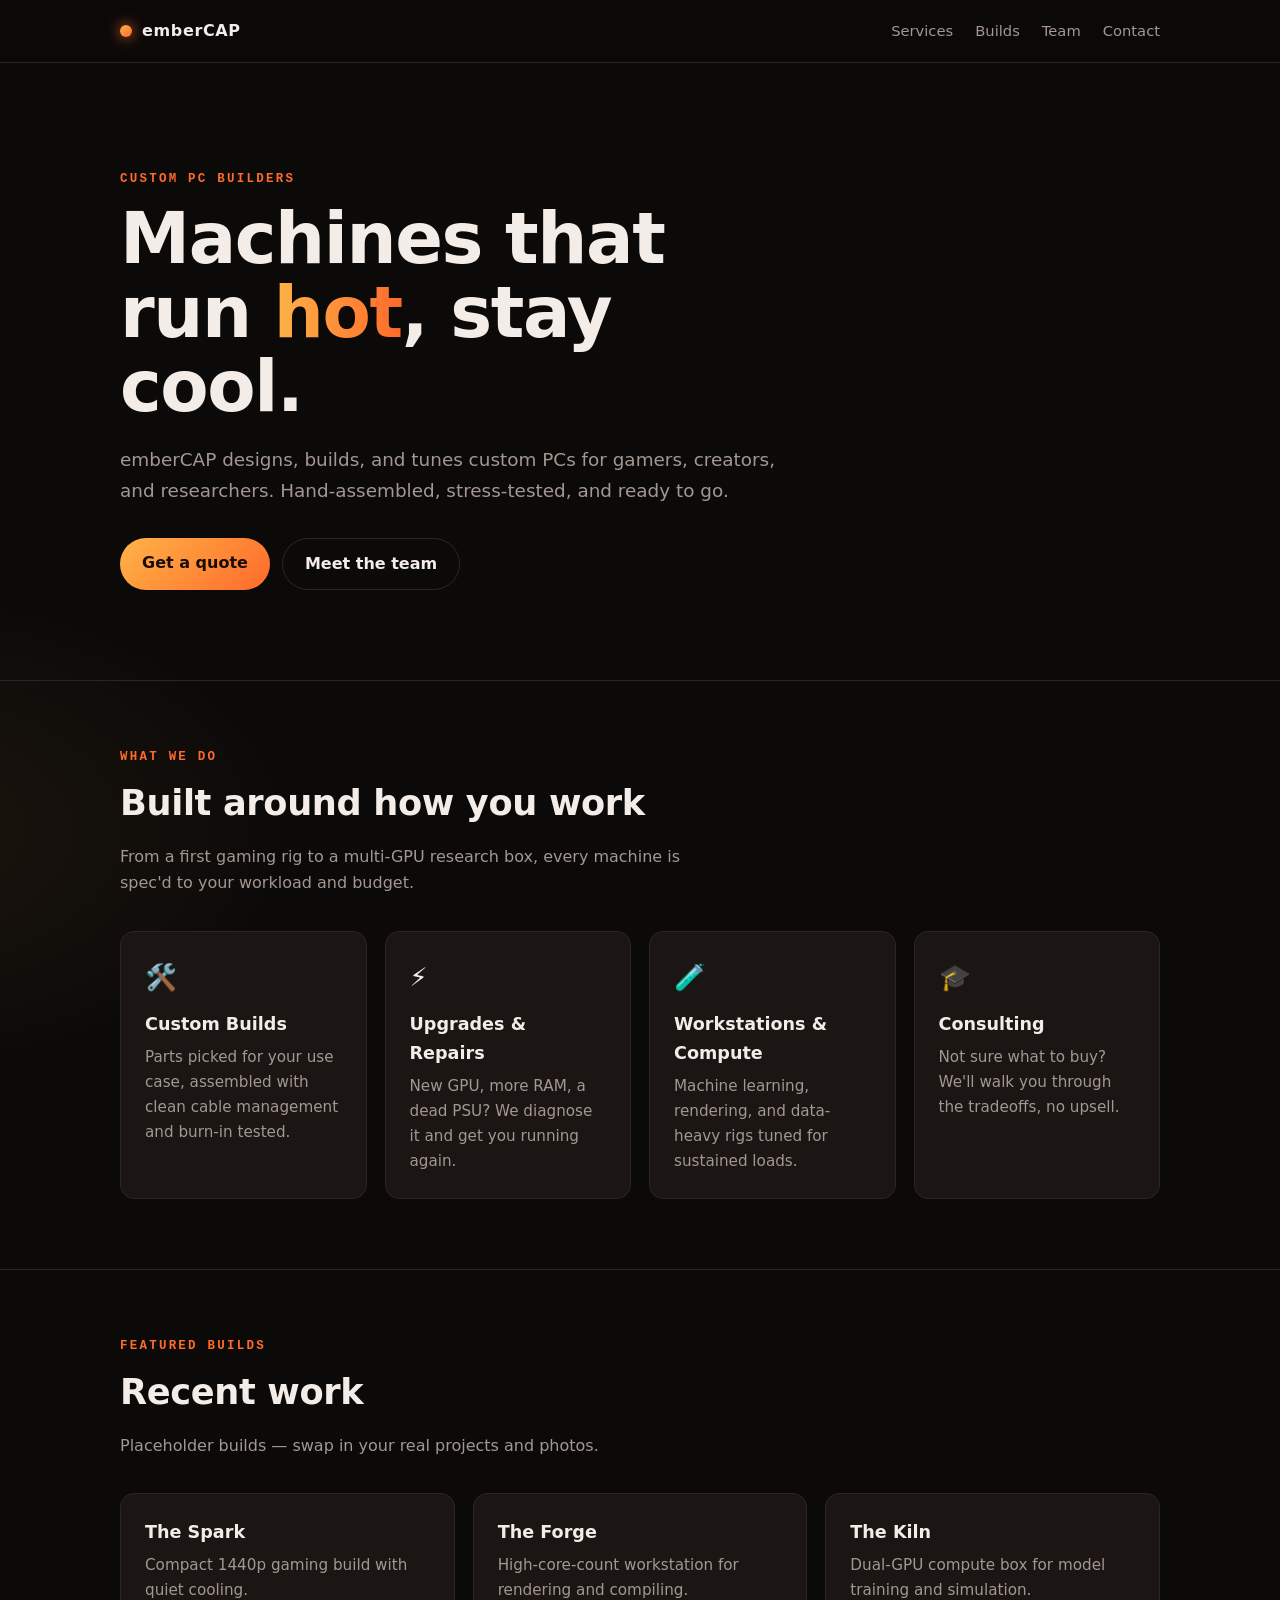
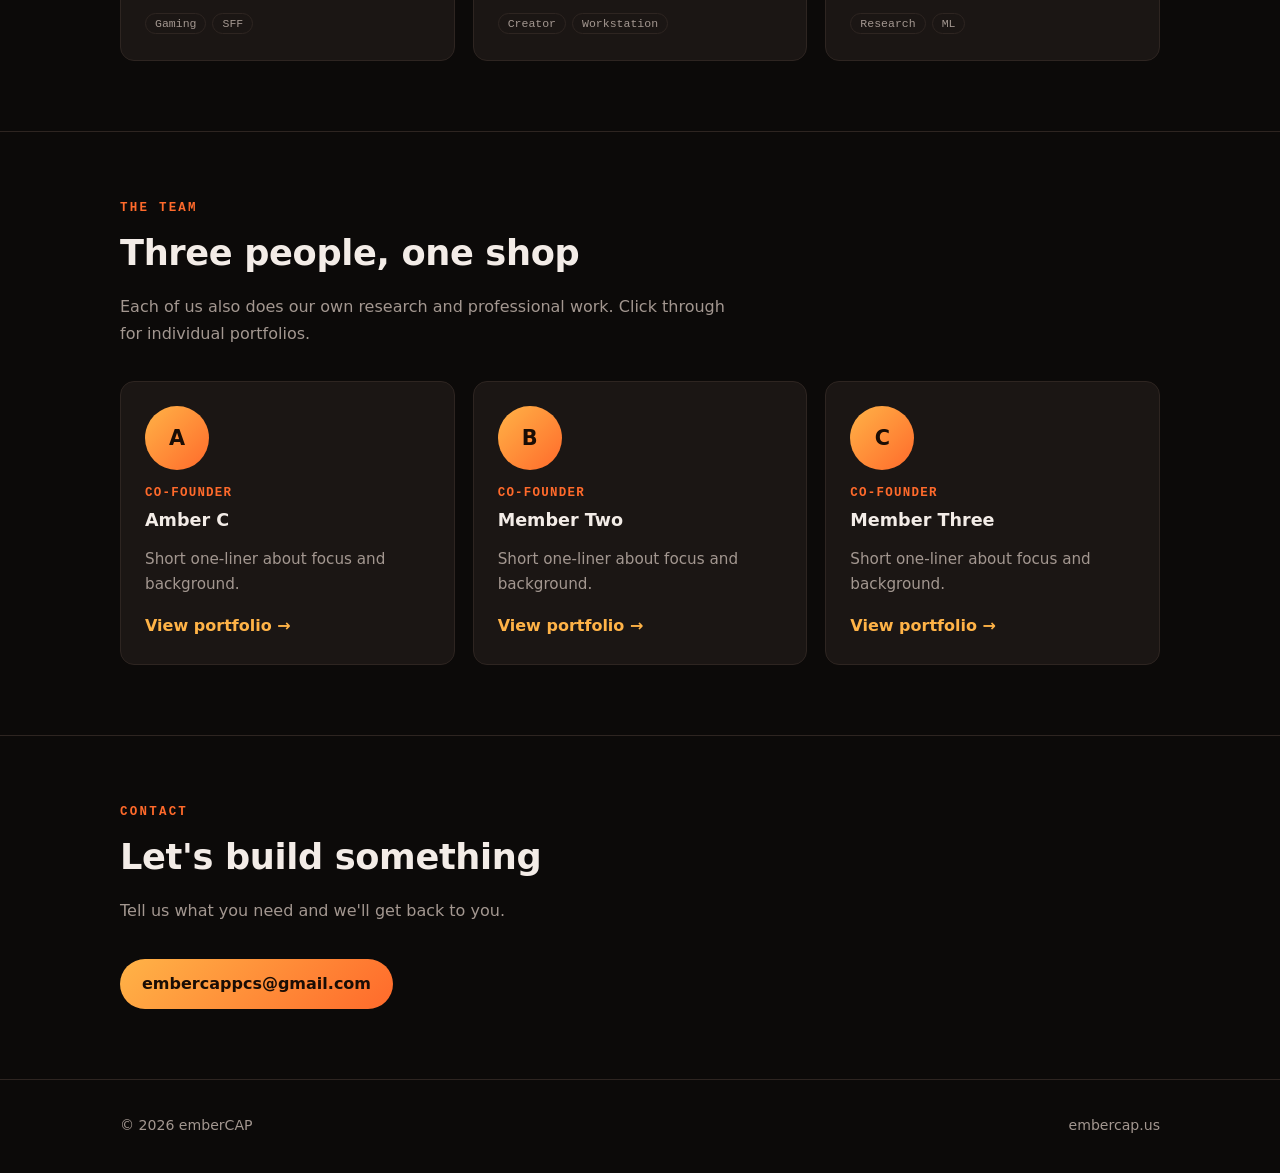
<file: index.html>
<!doctype html>
<html lang="en">
<head>
<meta charset="utf-8">
<meta name="viewport" content="width=device-width,initial-scale=1">
<title>emberCAP — Custom PCs, Built Right</title>
<meta name="description" content="emberCAP builds custom PCs and workstations. Meet the team behind the builds.">
<link rel="stylesheet" href="assets/style.css">
</head>
<body>
<header class="nav"><div class="wrap">
  <a class="logo" href="./"><i></i>emberCAP</a>
  <ul>
    <li><a href="#services">Services</a></li>
    <li><a href="#builds">Builds</a></li>
    <li><a href="#team">Team</a></li>
    <li><a href="#contact">Contact</a></li>
  </ul>
</div></header>

<main>
<section class="hero" style="border:0">
  <div class="wrap">
    <div class="eyebrow">Custom PC Builders</div>
    <h1>Machines that run <em>hot</em>, stay cool.</h1>
    <p class="lead">emberCAP designs, builds, and tunes custom PCs for gamers, creators, and researchers. Hand-assembled, stress-tested, and ready to go.</p>
    <div class="cta">
      <a class="btn primary" href="#contact">Get a quote</a>
      <a class="btn" href="#team">Meet the team</a>
    </div>
  </div>
</section>

<section id="services"><div class="wrap">
  <div class="eyebrow">What we do</div>
  <h2>Built around how you work</h2>
  <p class="sub">From a first gaming rig to a multi-GPU research box, every machine is spec'd to your workload and budget.</p>
  <div class="grid">
    <div class="card"><div class="ico">🛠️</div><h3>Custom Builds</h3><p>Parts picked for your use case, assembled with clean cable management and burn-in tested.</p></div>
    <div class="card"><div class="ico">⚡</div><h3>Upgrades &amp; Repairs</h3><p>New GPU, more RAM, a dead PSU? We diagnose it and get you running again.</p></div>
    <div class="card"><div class="ico">🧪</div><h3>Workstations &amp; Compute</h3><p>Machine learning, rendering, and data-heavy rigs tuned for sustained loads.</p></div>
    <div class="card"><div class="ico">🎓</div><h3>Consulting</h3><p>Not sure what to buy? We'll walk you through the tradeoffs, no upsell.</p></div>
  </div>
</div></section>

<section id="builds"><div class="wrap">
  <div class="eyebrow">Featured builds</div>
  <h2>Recent work</h2>
  <p class="sub">Placeholder builds — swap in your real projects and photos.</p>
  <div class="grid">
    <div class="card"><h3>The Spark</h3><p>Compact 1440p gaming build with quiet cooling.</p><span class="tag">Gaming</span><span class="tag">SFF</span></div>
    <div class="card"><h3>The Forge</h3><p>High-core-count workstation for rendering and compiling.</p><span class="tag">Creator</span><span class="tag">Workstation</span></div>
    <div class="card"><h3>The Kiln</h3><p>Dual-GPU compute box for model training and simulation.</p><span class="tag">Research</span><span class="tag">ML</span></div>
  </div>
</div></section>

<section id="team"><div class="wrap">
  <div class="eyebrow">The team</div>
  <h2>Three people, one shop</h2>
  <p class="sub">Each of us also does our own research and professional work. Click through for individual portfolios.</p>
  <div class="grid">
    <a class="card person" href="members/amber-c/">
      <div class="avatar">A</div><div class="role">Co-founder</div>
      <h3>Amber C</h3><p>Short one-liner about focus and background.</p><span class="go">View portfolio →</span>
    </a>
    <a class="card person" href="members/member-two/">
      <div class="avatar">B</div><div class="role">Co-founder</div>
      <h3>Member Two</h3><p>Short one-liner about focus and background.</p><span class="go">View portfolio →</span>
    </a>
    <a class="card person" href="members/member-three/">
      <div class="avatar">C</div><div class="role">Co-founder</div>
      <h3>Member Three</h3><p>Short one-liner about focus and background.</p><span class="go">View portfolio →</span>
    </a>
  </div>
</div></section>

<section id="contact"><div class="wrap">
  <div class="eyebrow">Contact</div>
  <h2>Let's build something</h2>
  <p class="sub">Tell us what you need and we'll get back to you.</p>
  <a class="btn primary" href="mailto:embercappcs@gmail.com">embercappcs@gmail.com</a>
</div></section>
</main>

<footer><div class="wrap"><span>© 2026 emberCAP</span><span>embercap.us</span></div></footer>
</body>
</html>
</file>
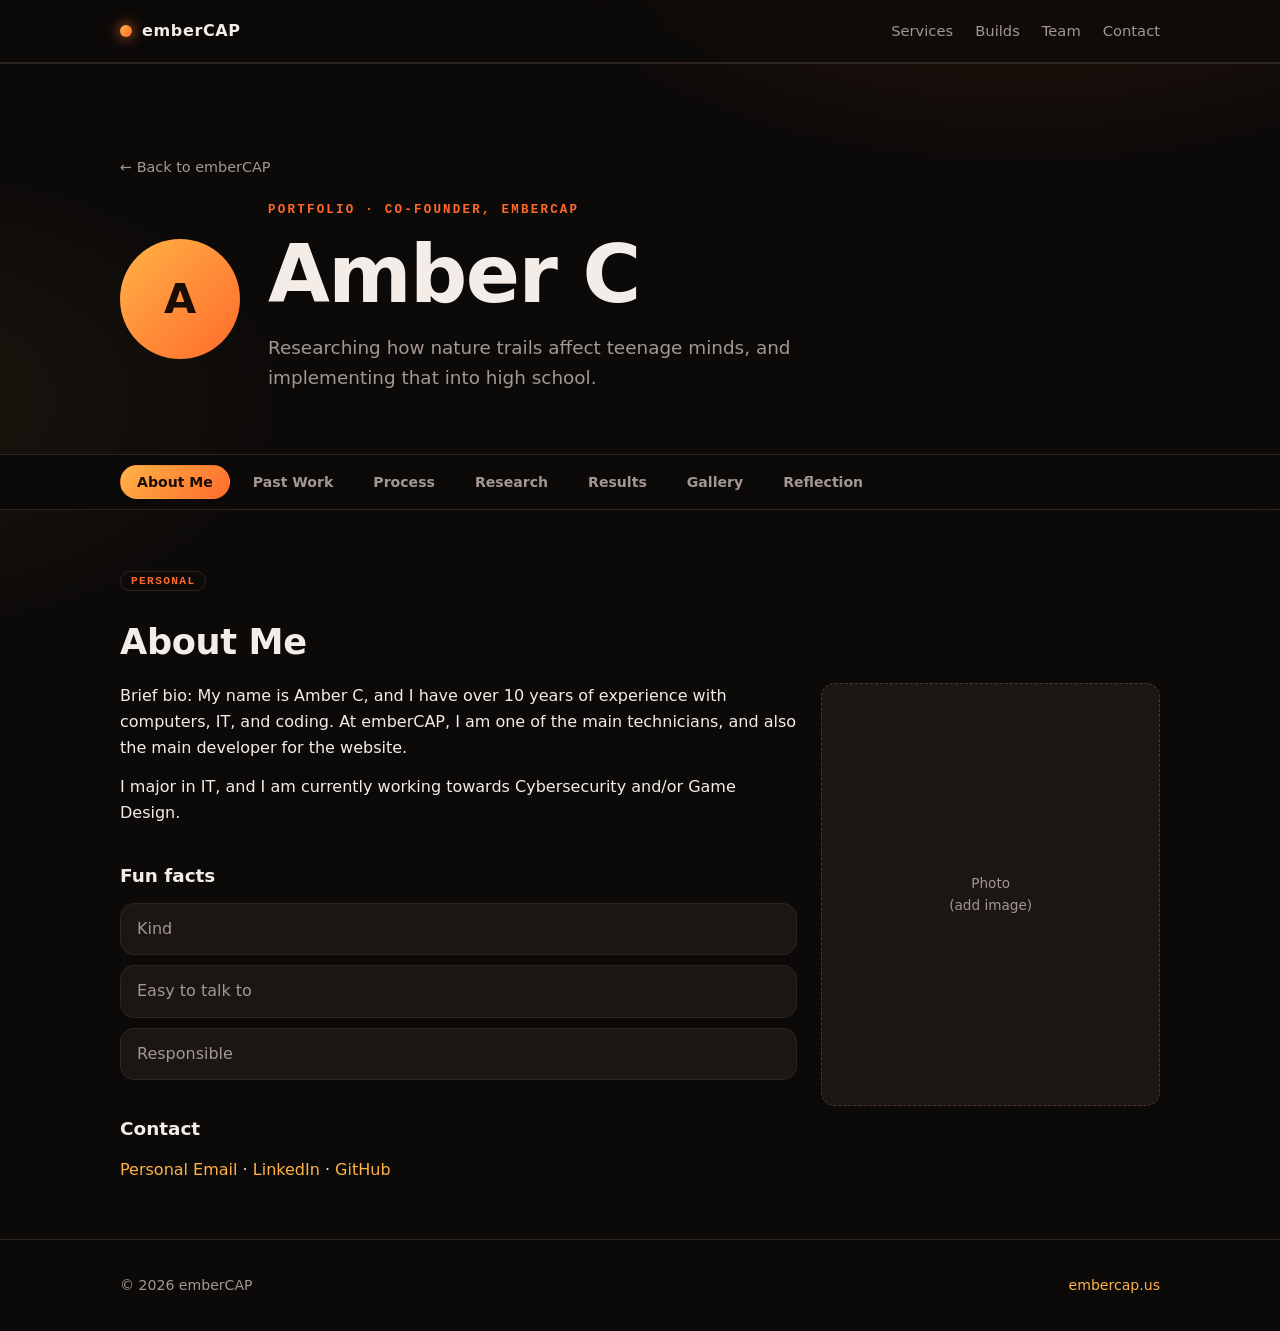
<file: members/amber-c/index.html>
<!doctype html>
<html lang="en">
<head>
<meta charset="utf-8">
<meta name="viewport" content="width=device-width,initial-scale=1">
<title>Amber C — emberCAP</title>
<link rel="stylesheet" href="../../assets/style.css">
<script>document.documentElement.className+=' js'</script>
</head>
<body>
<header class="nav"><div class="wrap">
  <a class="logo" href="../../"><i></i>emberCAP</a>
  <ul><li><a href="../../#services">Services</a></li><li><a href="../../#builds">Builds</a></li><li><a href="../../#team">Team</a></li><li><a href="../../#contact">Contact</a></li></ul>
</div></header>

<main>
<!-- HOME / LANDING (bold title + graphic) -->
<section class="pf-hero"><div class="wrap">
  <a class="back" href="../../#team">← Back to emberCAP</a>
  <div class="row" style="margin-top:24px">
    <div class="avatar">A</div>
    <div>
      <div class="eyebrow">Portfolio · Co-founder, emberCAP</div>
      <h1 style="font-size:clamp(2.4rem,7vw,5rem)">Amber C</h1>
      <p class="lead">Researching how nature trails affect teenage minds, and implementing that into high school.</p>
    </div>
  </div>
</div></section>

<nav class="tabs" aria-label="Portfolio sections"><div class="wrap" role="tablist">
  <button role="tab" data-tab="about">About Me</button>
  <button role="tab" data-tab="work">Past Work</button>
  <button role="tab" data-tab="process">Process</button>
  <button role="tab" data-tab="research">Research</button>
  <button role="tab" data-tab="results">Results</button>
  <button role="tab" data-tab="gallery">Gallery</button>
  <button role="tab" data-tab="reflection">Reflection</button>
</div></nav>

<!-- 1. ABOUT ME  (Personal) -->
<section class="panel" id="about"><div class="wrap">
  <span class="cat">Personal</span><h2>About Me</h2>
  <div class="two">
    <div>
      <p>Brief bio: My name is Amber C, and I have over 10 years of experience with computers, IT, and coding. At emberCAP, I am one of the main technicians, and also the main developer for the website.</p>
      <p>I major in IT, and I am currently working towards Cybersecurity and/or Game Design.</p>
      <h3 class="sec">Fun facts</h3>
      <ul class="facts"><li>Kind</li><li>Easy to talk to</li></li><li>Responsible</li></ul>
      <h3 class="sec">Contact</h3>
      <p><a href="mailto:ac0617@myyahoo.com">Personal Email</a> · <a href="#">LinkedIn</a> · <a href="https://github.com/ambertism">GitHub</a></p>
    </div>
    <div><div class="photo">Photo<br>(add image)</div></div>
  </div>
</div></section>

<!-- 2. PAST WORK / RESUME  (Personal) -->
<section class="panel" id="work"><div class="wrap">
  <span class="cat">Personal</span><h2>Past Work &amp; Résumé</h2>
  <div class="list">
    <div class="item"><div class="meta">2024 – Present</div><h3>Role, Organization</h3><p>What you did and what it achieved.</p></div>
    <div class="item"><div class="meta">2023 – 2024</div><h3>Previous role or project</h3><p>Short description.</p></div>
  </div>
  <h3 class="sec">Skills</h3>
  <span class="tag">Skill</span><span class="tag">Skill</span><span class="tag">Skill</span>
  <p style="margin-top:22px"><a class="btn" href="#">Download résumé (PDF)</a></p>
</div></section>

<!-- 3. PROCESS: ideation, timeline  (Process) -->
<section class="panel" id="process"><div class="wrap">
  <span class="cat">Process</span><h2>Process</h2>
  <h3 class="sec" style="margin-top:0">Ideation</h3>
  <p>How the idea started, the problem you wanted to solve, and the options you considered. Add a concept map image below.</p>
  <div class="shot" style="margin-top:14px">Concept map (add image)</div>
  <h3 class="sec">Timeline</h3>
  <ul class="timeline">
    <li><b>Month Year — Milestone</b><span class="cap">What happened.</span></li>
    <li><b>Month Year — Milestone</b><span class="cap">What happened.</span></li>
    <li><b>Month Year — Milestone</b><span class="cap">What happened.</span></li>
  </ul>
</div></section>

<!-- 4. RESEARCH: background lit, methodology  (Process) -->
<section class="panel" id="research"><div class="wrap">
  <span class="cat">Process</span><h2>Research</h2>
  <h3 class="sec" style="margin-top:0">Background literature</h3>
  <div class="list">
    <div class="item"><div class="meta">Author, Year</div><h3>Source title</h3><p>One-line takeaway and how it shaped your work.</p></div>
    <div class="item"><div class="meta">Author, Year</div><h3>Source title</h3><p>One-line takeaway.</p></div>
  </div>
  <h3 class="sec">Methodology</h3>
  <p>What you did, how you measured it, and why you chose that approach.</p>
</div></section>

<!-- 5. RESULTS: results, data, iteration  (Product) -->
<section class="panel" id="results"><div class="wrap">
  <span class="cat">Product</span><h2>Results</h2>
  <p>Summary of what you made or found.</p>
  <h3 class="sec">Data</h3>
  <table class="table"><tr><th>Trial / Version</th><th>Measure</th><th>Result</th></tr>
    <tr><td>1</td><td>—</td><td>—</td></tr><tr><td>2</td><td>—</td><td>—</td></tr></table>
  <h3 class="sec">Iteration</h3>
  <p>What you changed between versions and what improved.</p>
</div></section>

<!-- 6. GALLERY: pictures, poster  (Product) -->
<section class="panel" id="gallery"><div class="wrap">
  <span class="cat">Product</span><h2>Gallery</h2>
  <div class="shots">
    <figure><div class="shot">Image / video</div><figcaption class="cap">Caption: what this shows and your role.</figcaption></figure>
    <figure><div class="shot">Image / video</div><figcaption class="cap">Caption.</figcaption></figure>
    <figure><div class="shot">Poster</div><figcaption class="cap">Caption.</figcaption></figure>
  </div>
</div></section>

<!-- 7. REFLECTION: reflection, inspiration, impact  (Perspective) -->
<section class="panel" id="reflection"><div class="wrap">
  <span class="cat">Perspective</span><h2>Reflection</h2>
  <h3 class="sec" style="margin-top:0">What I learned</h3>
  <p>Challenges, mistakes, and what you'd do differently.</p>
  <h3 class="sec">Inspiration &amp; empathy</h3>
  <p>Who or what inspired the work, and who it's for.</p>
  <h3 class="sec">Impact potential</h3>
  <p>Where this could go next and who it could help.</p>
  <h3 class="sec">Journal</h3>
  <div class="list"><div class="item"><div class="meta">Date</div><p>Short journal entry.</p></div></div>
</div></section>
</main>

<footer><div class="wrap"><span>© 2026 emberCAP</span><a href="../../">embercap.us</a></div></footer>

<script>
(function(){
  var tabs=[].slice.call(document.querySelectorAll('.tabs [data-tab]'));
  var panels=[].slice.call(document.querySelectorAll('.panel'));
  function show(id){
    if(!document.getElementById(id)) id='about';
    panels.forEach(function(p){p.hidden = p.id!==id});
    tabs.forEach(function(t){t.setAttribute('aria-selected', t.dataset.tab===id)});
  }
  tabs.forEach(function(t){t.addEventListener('click',function(){
    history.replaceState(null,'','#'+t.dataset.tab); show(t.dataset.tab);
  })});
  window.addEventListener('hashchange',function(){show(location.hash.slice(1))});
  show(location.hash.slice(1));
})();
</script>
</body>
</html>
</file>
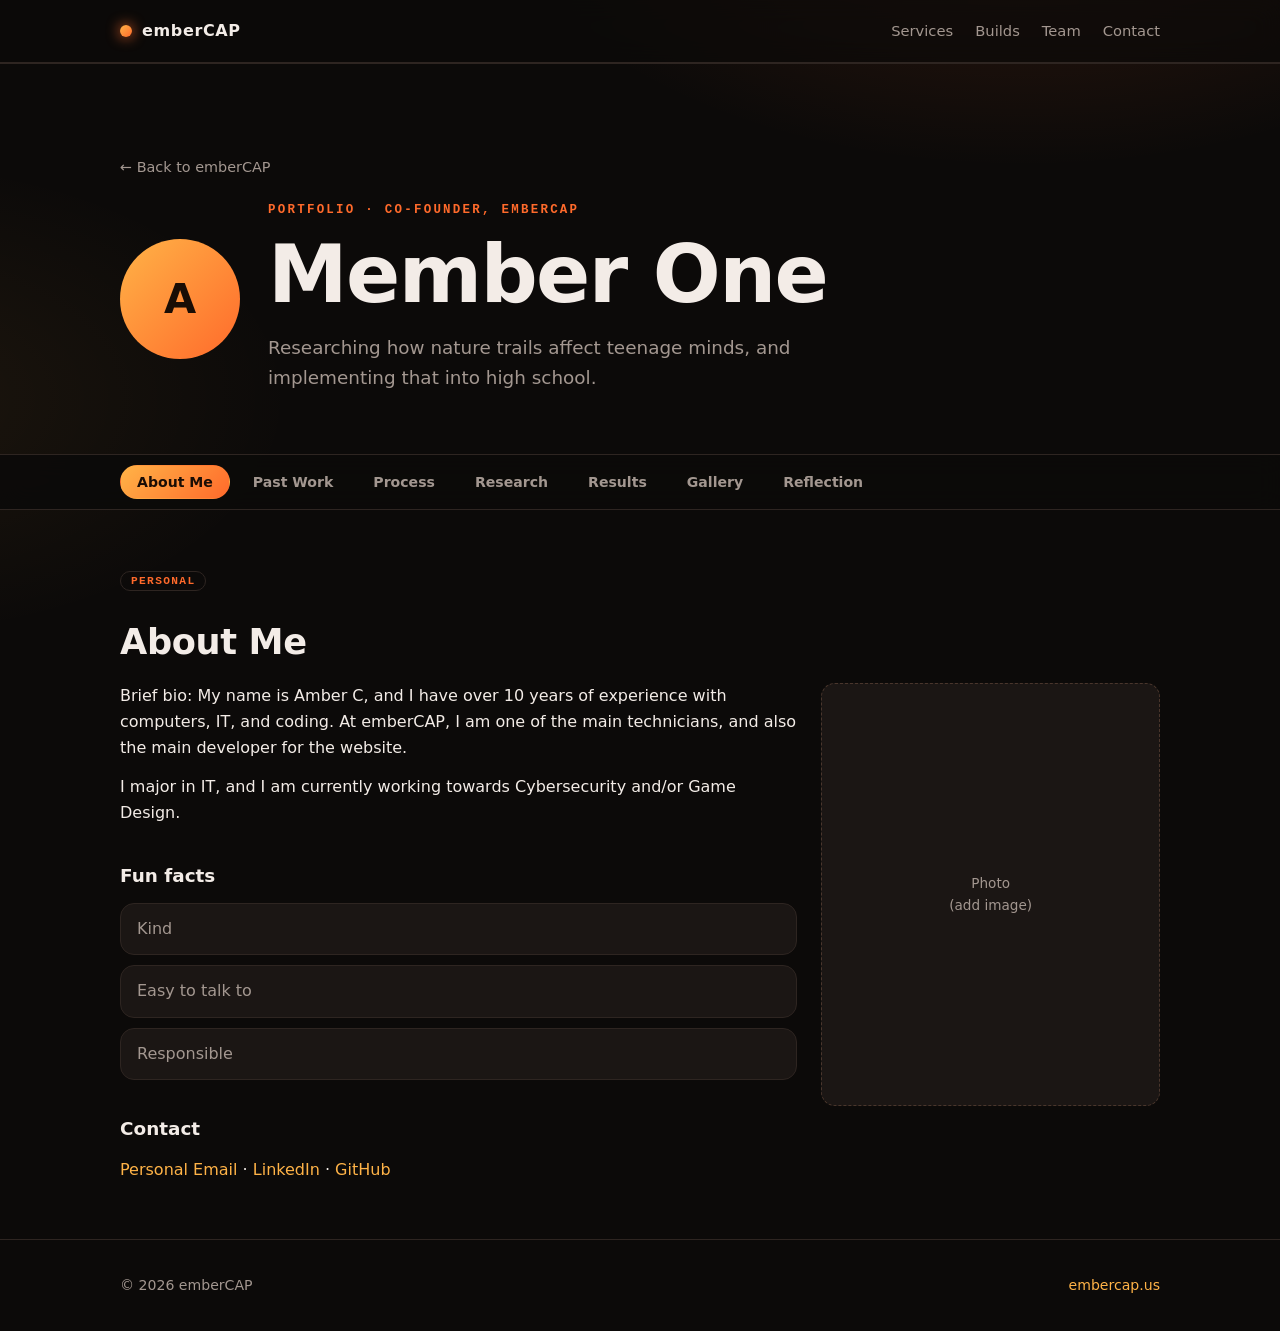
<file: members/member-one/index.html>
<!doctype html>
<html lang="en">
<head>
<meta charset="utf-8">
<meta name="viewport" content="width=device-width,initial-scale=1">
<title>Amber C — emberCAP</title>
<link rel="stylesheet" href="../../assets/style.css">
<script>document.documentElement.className+=' js'</script>
</head>
<body>
<header class="nav"><div class="wrap">
  <a class="logo" href="../../"><i></i>emberCAP</a>
  <ul><li><a href="../../#services">Services</a></li><li><a href="../../#builds">Builds</a></li><li><a href="../../#team">Team</a></li><li><a href="../../#contact">Contact</a></li></ul>
</div></header>

<main>
<!-- HOME / LANDING (bold title + graphic) -->
<section class="pf-hero"><div class="wrap">
  <a class="back" href="../../#team">← Back to emberCAP</a>
  <div class="row" style="margin-top:24px">
    <div class="avatar">A</div>
    <div>
      <div class="eyebrow">Portfolio · Co-founder, emberCAP</div>
      <h1 style="font-size:clamp(2.4rem,7vw,5rem)">Member One</h1>
      <p class="lead">Researching how nature trails affect teenage minds, and implementing that into high school.</p>
    </div>
  </div>
</div></section>

<nav class="tabs" aria-label="Portfolio sections"><div class="wrap" role="tablist">
  <button role="tab" data-tab="about">About Me</button>
  <button role="tab" data-tab="work">Past Work</button>
  <button role="tab" data-tab="process">Process</button>
  <button role="tab" data-tab="research">Research</button>
  <button role="tab" data-tab="results">Results</button>
  <button role="tab" data-tab="gallery">Gallery</button>
  <button role="tab" data-tab="reflection">Reflection</button>
</div></nav>

<!-- 1. ABOUT ME  (Personal) -->
<section class="panel" id="about"><div class="wrap">
  <span class="cat">Personal</span><h2>About Me</h2>
  <div class="two">
    <div>
      <p>Brief bio: My name is Amber C, and I have over 10 years of experience with computers, IT, and coding. At emberCAP, I am one of the main technicians, and also the main developer for the website.</p>
      <p>I major in IT, and I am currently working towards Cybersecurity and/or Game Design.</p>
      <h3 class="sec">Fun facts</h3>
      <ul class="facts"><li>Kind</li><li>Easy to talk to</li></li><li>Responsible</li></ul>
      <h3 class="sec">Contact</h3>
      <p><a href="mailto:ac0617@myyahoo.com">Personal Email</a> · <a href="#">LinkedIn</a> · <a href="https://github.com/ambertism">GitHub</a></p>
    </div>
    <div><div class="photo">Photo<br>(add image)</div></div>
  </div>
</div></section>

<!-- 2. PAST WORK / RESUME  (Personal) -->
<section class="panel" id="work"><div class="wrap">
  <span class="cat">Personal</span><h2>Past Work &amp; Résumé</h2>
  <div class="list">
    <div class="item"><div class="meta">2024 – Present</div><h3>Role, Organization</h3><p>What you did and what it achieved.</p></div>
    <div class="item"><div class="meta">2023 – 2024</div><h3>Previous role or project</h3><p>Short description.</p></div>
  </div>
  <h3 class="sec">Skills</h3>
  <span class="tag">Skill</span><span class="tag">Skill</span><span class="tag">Skill</span>
  <p style="margin-top:22px"><a class="btn" href="#">Download résumé (PDF)</a></p>
</div></section>

<!-- 3. PROCESS: ideation, timeline  (Process) -->
<section class="panel" id="process"><div class="wrap">
  <span class="cat">Process</span><h2>Process</h2>
  <h3 class="sec" style="margin-top:0">Ideation</h3>
  <p>How the idea started, the problem you wanted to solve, and the options you considered. Add a concept map image below.</p>
  <div class="shot" style="margin-top:14px">Concept map (add image)</div>
  <h3 class="sec">Timeline</h3>
  <ul class="timeline">
    <li><b>Month Year — Milestone</b><span class="cap">What happened.</span></li>
    <li><b>Month Year — Milestone</b><span class="cap">What happened.</span></li>
    <li><b>Month Year — Milestone</b><span class="cap">What happened.</span></li>
  </ul>
</div></section>

<!-- 4. RESEARCH: background lit, methodology  (Process) -->
<section class="panel" id="research"><div class="wrap">
  <span class="cat">Process</span><h2>Research</h2>
  <h3 class="sec" style="margin-top:0">Background literature</h3>
  <div class="list">
    <div class="item"><div class="meta">Author, Year</div><h3>Source title</h3><p>One-line takeaway and how it shaped your work.</p></div>
    <div class="item"><div class="meta">Author, Year</div><h3>Source title</h3><p>One-line takeaway.</p></div>
  </div>
  <h3 class="sec">Methodology</h3>
  <p>What you did, how you measured it, and why you chose that approach.</p>
</div></section>

<!-- 5. RESULTS: results, data, iteration  (Product) -->
<section class="panel" id="results"><div class="wrap">
  <span class="cat">Product</span><h2>Results</h2>
  <p>Summary of what you made or found.</p>
  <h3 class="sec">Data</h3>
  <table class="table"><tr><th>Trial / Version</th><th>Measure</th><th>Result</th></tr>
    <tr><td>1</td><td>—</td><td>—</td></tr><tr><td>2</td><td>—</td><td>—</td></tr></table>
  <h3 class="sec">Iteration</h3>
  <p>What you changed between versions and what improved.</p>
</div></section>

<!-- 6. GALLERY: pictures, poster  (Product) -->
<section class="panel" id="gallery"><div class="wrap">
  <span class="cat">Product</span><h2>Gallery</h2>
  <div class="shots">
    <figure><div class="shot">Image / video</div><figcaption class="cap">Caption: what this shows and your role.</figcaption></figure>
    <figure><div class="shot">Image / video</div><figcaption class="cap">Caption.</figcaption></figure>
    <figure><div class="shot">Poster</div><figcaption class="cap">Caption.</figcaption></figure>
  </div>
</div></section>

<!-- 7. REFLECTION: reflection, inspiration, impact  (Perspective) -->
<section class="panel" id="reflection"><div class="wrap">
  <span class="cat">Perspective</span><h2>Reflection</h2>
  <h3 class="sec" style="margin-top:0">What I learned</h3>
  <p>Challenges, mistakes, and what you'd do differently.</p>
  <h3 class="sec">Inspiration &amp; empathy</h3>
  <p>Who or what inspired the work, and who it's for.</p>
  <h3 class="sec">Impact potential</h3>
  <p>Where this could go next and who it could help.</p>
  <h3 class="sec">Journal</h3>
  <div class="list"><div class="item"><div class="meta">Date</div><p>Short journal entry.</p></div></div>
</div></section>
</main>

<footer><div class="wrap"><span>© 2026 emberCAP</span><a href="../../">embercap.us</a></div></footer>

<script>
(function(){
  var tabs=[].slice.call(document.querySelectorAll('.tabs [data-tab]'));
  var panels=[].slice.call(document.querySelectorAll('.panel'));
  function show(id){
    if(!document.getElementById(id)) id='about';
    panels.forEach(function(p){p.hidden = p.id!==id});
    tabs.forEach(function(t){t.setAttribute('aria-selected', t.dataset.tab===id)});
  }
  tabs.forEach(function(t){t.addEventListener('click',function(){
    history.replaceState(null,'','#'+t.dataset.tab); show(t.dataset.tab);
  })});
  window.addEventListener('hashchange',function(){show(location.hash.slice(1))});
  show(location.hash.slice(1));
})();
</script>
</body>
</html>
</file>
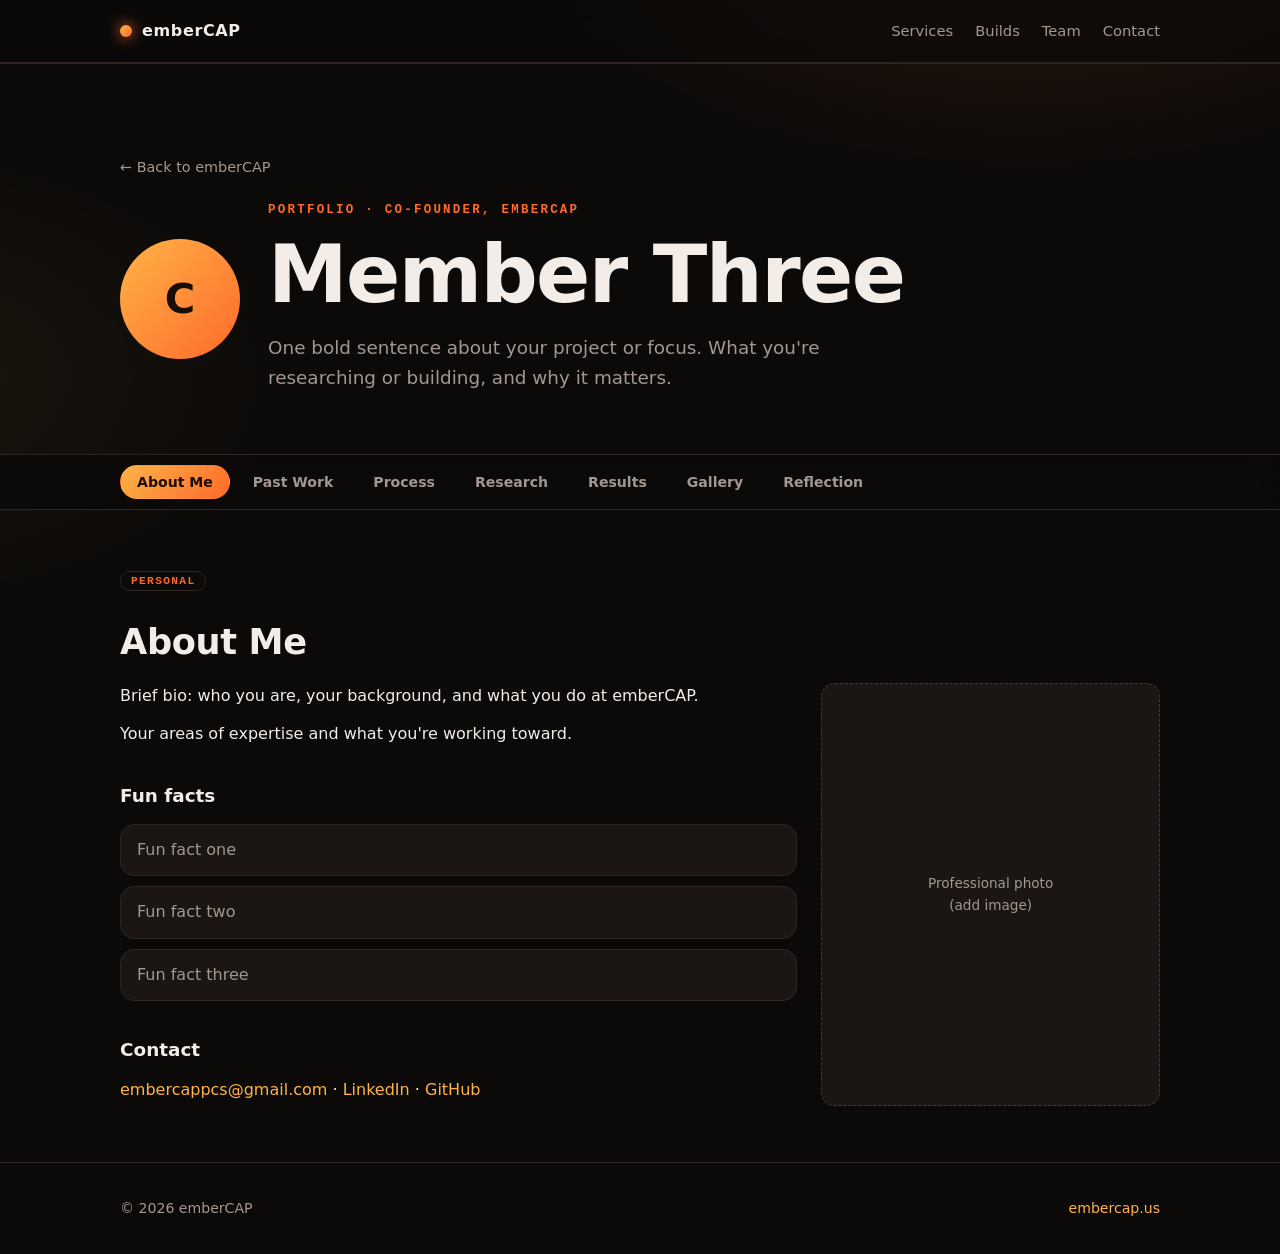
<file: members/member-three/index.html>
<!doctype html>
<html lang="en">
<head>
<meta charset="utf-8">
<meta name="viewport" content="width=device-width,initial-scale=1">
<title>Member Three — emberCAP</title>
<link rel="stylesheet" href="../../assets/style.css">
<script>document.documentElement.className+=' js'</script>
</head>
<body>
<header class="nav"><div class="wrap">
  <a class="logo" href="../../"><i></i>emberCAP</a>
  <ul><li><a href="../../#services">Services</a></li><li><a href="../../#builds">Builds</a></li><li><a href="../../#team">Team</a></li><li><a href="../../#contact">Contact</a></li></ul>
</div></header>

<main>
<!-- HOME / LANDING (bold title + graphic) -->
<section class="pf-hero"><div class="wrap">
  <a class="back" href="../../#team">← Back to emberCAP</a>
  <div class="row" style="margin-top:24px">
    <div class="avatar">C</div>
    <div>
      <div class="eyebrow">Portfolio · Co-founder, emberCAP</div>
      <h1 style="font-size:clamp(2.4rem,7vw,5rem)">Member Three</h1>
      <p class="lead">One bold sentence about your project or focus. What you're researching or building, and why it matters.</p>
    </div>
  </div>
</div></section>

<nav class="tabs" aria-label="Portfolio sections"><div class="wrap" role="tablist">
  <button role="tab" data-tab="about">About Me</button>
  <button role="tab" data-tab="work">Past Work</button>
  <button role="tab" data-tab="process">Process</button>
  <button role="tab" data-tab="research">Research</button>
  <button role="tab" data-tab="results">Results</button>
  <button role="tab" data-tab="gallery">Gallery</button>
  <button role="tab" data-tab="reflection">Reflection</button>
</div></nav>

<!-- 1. ABOUT ME  (Personal) -->
<section class="panel" id="about"><div class="wrap">
  <span class="cat">Personal</span><h2>About Me</h2>
  <div class="two">
    <div>
      <p>Brief bio: who you are, your background, and what you do at emberCAP.</p>
      <p>Your areas of expertise and what you're working toward.</p>
      <h3 class="sec">Fun facts</h3>
      <ul class="facts"><li>Fun fact one</li><li>Fun fact two</li><li>Fun fact three</li></ul>
      <h3 class="sec">Contact</h3>
      <p><a href="mailto:embercappcs@gmail.com">embercappcs@gmail.com</a> · <a href="#">LinkedIn</a> · <a href="#">GitHub</a></p>
    </div>
    <div><div class="photo">Professional photo<br>(add image)</div></div>
  </div>
</div></section>

<!-- 2. PAST WORK / RESUME  (Personal) -->
<section class="panel" id="work"><div class="wrap">
  <span class="cat">Personal</span><h2>Past Work &amp; Résumé</h2>
  <div class="list">
    <div class="item"><div class="meta">2024 – Present</div><h3>Role, Organization</h3><p>What you did and what it achieved.</p></div>
    <div class="item"><div class="meta">2023 – 2024</div><h3>Previous role or project</h3><p>Short description.</p></div>
  </div>
  <h3 class="sec">Skills</h3>
  <span class="tag">Skill</span><span class="tag">Skill</span><span class="tag">Skill</span>
  <p style="margin-top:22px"><a class="btn" href="#">Download résumé (PDF)</a></p>
</div></section>

<!-- 3. PROCESS: ideation, timeline  (Process) -->
<section class="panel" id="process"><div class="wrap">
  <span class="cat">Process</span><h2>Process</h2>
  <h3 class="sec" style="margin-top:0">Ideation</h3>
  <p>How the idea started, the problem you wanted to solve, and the options you considered. Add a concept map image below.</p>
  <div class="shot" style="margin-top:14px">Concept map (add image)</div>
  <h3 class="sec">Timeline</h3>
  <ul class="timeline">
    <li><b>Month Year — Milestone</b><span class="cap">What happened.</span></li>
    <li><b>Month Year — Milestone</b><span class="cap">What happened.</span></li>
    <li><b>Month Year — Milestone</b><span class="cap">What happened.</span></li>
  </ul>
</div></section>

<!-- 4. RESEARCH: background lit, methodology  (Process) -->
<section class="panel" id="research"><div class="wrap">
  <span class="cat">Process</span><h2>Research</h2>
  <h3 class="sec" style="margin-top:0">Background literature</h3>
  <div class="list">
    <div class="item"><div class="meta">Author, Year</div><h3>Source title</h3><p>One-line takeaway and how it shaped your work.</p></div>
    <div class="item"><div class="meta">Author, Year</div><h3>Source title</h3><p>One-line takeaway.</p></div>
  </div>
  <h3 class="sec">Methodology</h3>
  <p>What you did, how you measured it, and why you chose that approach.</p>
</div></section>

<!-- 5. RESULTS: results, data, iteration  (Product) -->
<section class="panel" id="results"><div class="wrap">
  <span class="cat">Product</span><h2>Results</h2>
  <p>Summary of what you made or found.</p>
  <h3 class="sec">Data</h3>
  <table class="table"><tr><th>Trial / Version</th><th>Measure</th><th>Result</th></tr>
    <tr><td>1</td><td>—</td><td>—</td></tr><tr><td>2</td><td>—</td><td>—</td></tr></table>
  <h3 class="sec">Iteration</h3>
  <p>What you changed between versions and what improved.</p>
</div></section>

<!-- 6. GALLERY: pictures, poster  (Product) -->
<section class="panel" id="gallery"><div class="wrap">
  <span class="cat">Product</span><h2>Gallery</h2>
  <div class="shots">
    <figure><div class="shot">Image / video</div><figcaption class="cap">Caption: what this shows and your role.</figcaption></figure>
    <figure><div class="shot">Image / video</div><figcaption class="cap">Caption.</figcaption></figure>
    <figure><div class="shot">Poster</div><figcaption class="cap">Caption.</figcaption></figure>
  </div>
</div></section>

<!-- 7. REFLECTION: reflection, inspiration, impact  (Perspective) -->
<section class="panel" id="reflection"><div class="wrap">
  <span class="cat">Perspective</span><h2>Reflection</h2>
  <h3 class="sec" style="margin-top:0">What I learned</h3>
  <p>Challenges, mistakes, and what you'd do differently.</p>
  <h3 class="sec">Inspiration &amp; empathy</h3>
  <p>Who or what inspired the work, and who it's for.</p>
  <h3 class="sec">Impact potential</h3>
  <p>Where this could go next and who it could help.</p>
  <h3 class="sec">Journal</h3>
  <div class="list"><div class="item"><div class="meta">Date</div><p>Short journal entry.</p></div></div>
</div></section>
</main>

<footer><div class="wrap"><span>© 2026 emberCAP</span><a href="../../">embercap.us</a></div></footer>

<script>
(function(){
  var tabs=[].slice.call(document.querySelectorAll('.tabs [data-tab]'));
  var panels=[].slice.call(document.querySelectorAll('.panel'));
  function show(id){
    if(!document.getElementById(id)) id='about';
    panels.forEach(function(p){p.hidden = p.id!==id});
    tabs.forEach(function(t){t.setAttribute('aria-selected', t.dataset.tab===id)});
  }
  tabs.forEach(function(t){t.addEventListener('click',function(){
    history.replaceState(null,'','#'+t.dataset.tab); show(t.dataset.tab);
  })});
  window.addEventListener('hashchange',function(){show(location.hash.slice(1))});
  show(location.hash.slice(1));
})();
</script>
</body>
</html>
</file>
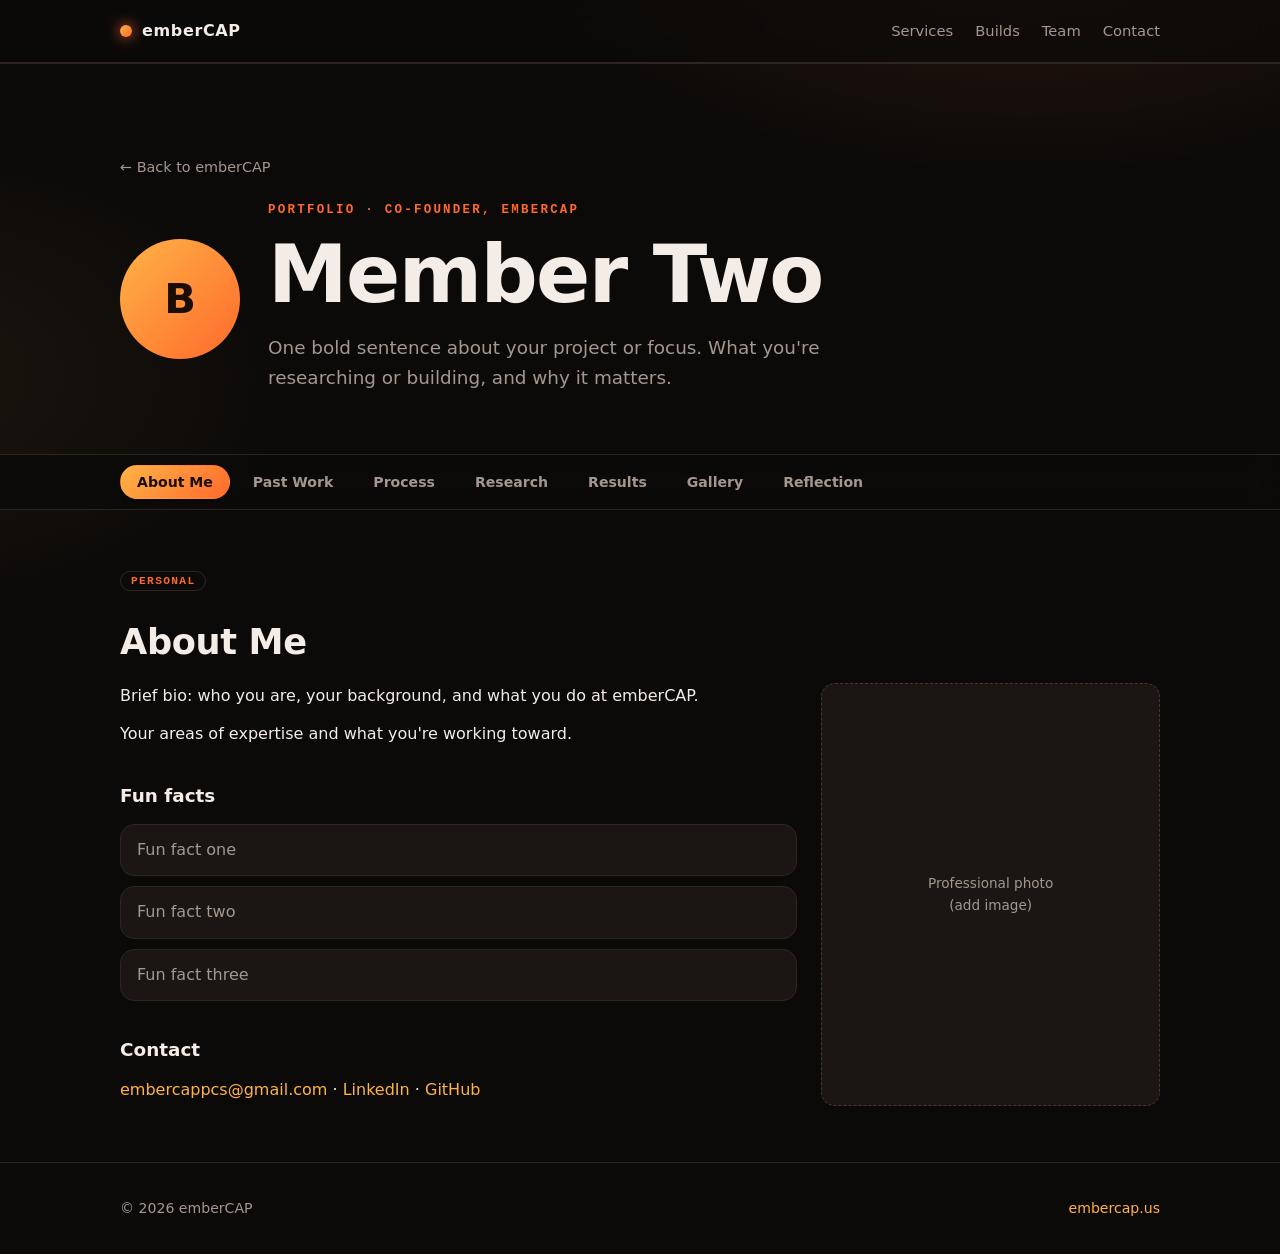
<file: members/member-two/index.html>
<!doctype html>
<html lang="en">
<head>
<meta charset="utf-8">
<meta name="viewport" content="width=device-width,initial-scale=1">
<title>Member Two — emberCAP</title>
<link rel="stylesheet" href="../../assets/style.css">
<script>document.documentElement.className+=' js'</script>
</head>
<body>
<header class="nav"><div class="wrap">
  <a class="logo" href="../../"><i></i>emberCAP</a>
  <ul><li><a href="../../#services">Services</a></li><li><a href="../../#builds">Builds</a></li><li><a href="../../#team">Team</a></li><li><a href="../../#contact">Contact</a></li></ul>
</div></header>

<main>
<!-- HOME / LANDING (bold title + graphic) -->
<section class="pf-hero"><div class="wrap">
  <a class="back" href="../../#team">← Back to emberCAP</a>
  <div class="row" style="margin-top:24px">
    <div class="avatar">B</div>
    <div>
      <div class="eyebrow">Portfolio · Co-founder, emberCAP</div>
      <h1 style="font-size:clamp(2.4rem,7vw,5rem)">Member Two</h1>
      <p class="lead">One bold sentence about your project or focus. What you're researching or building, and why it matters.</p>
    </div>
  </div>
</div></section>

<nav class="tabs" aria-label="Portfolio sections"><div class="wrap" role="tablist">
  <button role="tab" data-tab="about">About Me</button>
  <button role="tab" data-tab="work">Past Work</button>
  <button role="tab" data-tab="process">Process</button>
  <button role="tab" data-tab="research">Research</button>
  <button role="tab" data-tab="results">Results</button>
  <button role="tab" data-tab="gallery">Gallery</button>
  <button role="tab" data-tab="reflection">Reflection</button>
</div></nav>

<!-- 1. ABOUT ME  (Personal) -->
<section class="panel" id="about"><div class="wrap">
  <span class="cat">Personal</span><h2>About Me</h2>
  <div class="two">
    <div>
      <p>Brief bio: who you are, your background, and what you do at emberCAP.</p>
      <p>Your areas of expertise and what you're working toward.</p>
      <h3 class="sec">Fun facts</h3>
      <ul class="facts"><li>Fun fact one</li><li>Fun fact two</li><li>Fun fact three</li></ul>
      <h3 class="sec">Contact</h3>
      <p><a href="mailto:embercappcs@gmail.com">embercappcs@gmail.com</a> · <a href="#">LinkedIn</a> · <a href="#">GitHub</a></p>
    </div>
    <div><div class="photo">Professional photo<br>(add image)</div></div>
  </div>
</div></section>

<!-- 2. PAST WORK / RESUME  (Personal) -->
<section class="panel" id="work"><div class="wrap">
  <span class="cat">Personal</span><h2>Past Work &amp; Résumé</h2>
  <div class="list">
    <div class="item"><div class="meta">2024 – Present</div><h3>Role, Organization</h3><p>What you did and what it achieved.</p></div>
    <div class="item"><div class="meta">2023 – 2024</div><h3>Previous role or project</h3><p>Short description.</p></div>
  </div>
  <h3 class="sec">Skills</h3>
  <span class="tag">Skill</span><span class="tag">Skill</span><span class="tag">Skill</span>
  <p style="margin-top:22px"><a class="btn" href="#">Download résumé (PDF)</a></p>
</div></section>

<!-- 3. PROCESS: ideation, timeline  (Process) -->
<section class="panel" id="process"><div class="wrap">
  <span class="cat">Process</span><h2>Process</h2>
  <h3 class="sec" style="margin-top:0">Ideation</h3>
  <p>How the idea started, the problem you wanted to solve, and the options you considered. Add a concept map image below.</p>
  <div class="shot" style="margin-top:14px">Concept map (add image)</div>
  <h3 class="sec">Timeline</h3>
  <ul class="timeline">
    <li><b>Month Year — Milestone</b><span class="cap">What happened.</span></li>
    <li><b>Month Year — Milestone</b><span class="cap">What happened.</span></li>
    <li><b>Month Year — Milestone</b><span class="cap">What happened.</span></li>
  </ul>
</div></section>

<!-- 4. RESEARCH: background lit, methodology  (Process) -->
<section class="panel" id="research"><div class="wrap">
  <span class="cat">Process</span><h2>Research</h2>
  <h3 class="sec" style="margin-top:0">Background literature</h3>
  <div class="list">
    <div class="item"><div class="meta">Author, Year</div><h3>Source title</h3><p>One-line takeaway and how it shaped your work.</p></div>
    <div class="item"><div class="meta">Author, Year</div><h3>Source title</h3><p>One-line takeaway.</p></div>
  </div>
  <h3 class="sec">Methodology</h3>
  <p>What you did, how you measured it, and why you chose that approach.</p>
</div></section>

<!-- 5. RESULTS: results, data, iteration  (Product) -->
<section class="panel" id="results"><div class="wrap">
  <span class="cat">Product</span><h2>Results</h2>
  <p>Summary of what you made or found.</p>
  <h3 class="sec">Data</h3>
  <table class="table"><tr><th>Trial / Version</th><th>Measure</th><th>Result</th></tr>
    <tr><td>1</td><td>—</td><td>—</td></tr><tr><td>2</td><td>—</td><td>—</td></tr></table>
  <h3 class="sec">Iteration</h3>
  <p>What you changed between versions and what improved.</p>
</div></section>

<!-- 6. GALLERY: pictures, poster  (Product) -->
<section class="panel" id="gallery"><div class="wrap">
  <span class="cat">Product</span><h2>Gallery</h2>
  <div class="shots">
    <figure><div class="shot">Image / video</div><figcaption class="cap">Caption: what this shows and your role.</figcaption></figure>
    <figure><div class="shot">Image / video</div><figcaption class="cap">Caption.</figcaption></figure>
    <figure><div class="shot">Poster</div><figcaption class="cap">Caption.</figcaption></figure>
  </div>
</div></section>

<!-- 7. REFLECTION: reflection, inspiration, impact  (Perspective) -->
<section class="panel" id="reflection"><div class="wrap">
  <span class="cat">Perspective</span><h2>Reflection</h2>
  <h3 class="sec" style="margin-top:0">What I learned</h3>
  <p>Challenges, mistakes, and what you'd do differently.</p>
  <h3 class="sec">Inspiration &amp; empathy</h3>
  <p>Who or what inspired the work, and who it's for.</p>
  <h3 class="sec">Impact potential</h3>
  <p>Where this could go next and who it could help.</p>
  <h3 class="sec">Journal</h3>
  <div class="list"><div class="item"><div class="meta">Date</div><p>Short journal entry.</p></div></div>
</div></section>
</main>

<footer><div class="wrap"><span>© 2026 emberCAP</span><a href="../../">embercap.us</a></div></footer>

<script>
(function(){
  var tabs=[].slice.call(document.querySelectorAll('.tabs [data-tab]'));
  var panels=[].slice.call(document.querySelectorAll('.panel'));
  function show(id){
    if(!document.getElementById(id)) id='about';
    panels.forEach(function(p){p.hidden = p.id!==id});
    tabs.forEach(function(t){t.setAttribute('aria-selected', t.dataset.tab===id)});
  }
  tabs.forEach(function(t){t.addEventListener('click',function(){
    history.replaceState(null,'','#'+t.dataset.tab); show(t.dataset.tab);
  })});
  window.addEventListener('hashchange',function(){show(location.hash.slice(1))});
  show(location.hash.slice(1));
})();
</script>
</body>
</html>
</file>
<file: assets/style.css>
:root{
  --bg:#0c0a09; --bg2:#151110; --card:#1b1614; --line:#2e2521;
  --text:#f3ece7; --muted:#a39790; --ember:#ff6a2b; --ember2:#ffb347;
  --radius:14px; --max:1080px;
}
*{box-sizing:border-box;margin:0;padding:0}
html{scroll-behavior:smooth}
body{background:var(--bg);color:var(--text);font:16px/1.65 "Inter",system-ui,-apple-system,"Segoe UI",sans-serif;
  background-image:radial-gradient(900px 500px at 80% -10%,rgba(255,106,43,.16),transparent 60%),radial-gradient(700px 400px at -10% 30%,rgba(255,179,71,.07),transparent 60%);
  background-repeat:no-repeat}
a{color:var(--ember2);text-decoration:none}
a:hover{color:var(--ember)}
.wrap{max-width:var(--max);margin:0 auto;padding:0 20px}

/* nav */
.nav{position:sticky;top:0;z-index:10;backdrop-filter:blur(12px);background:rgba(12,10,9,.72);border-bottom:1px solid var(--line)}
.nav .wrap{display:flex;align-items:center;justify-content:space-between;height:62px}
.logo{font-weight:800;letter-spacing:.04em;color:var(--text);display:flex;align-items:center;gap:10px}
.logo i{width:12px;height:12px;border-radius:50%;background:linear-gradient(135deg,var(--ember2),var(--ember));box-shadow:0 0 14px var(--ember)}
.nav ul{display:flex;gap:22px;list-style:none;font-size:.92rem}
.nav ul a{color:var(--muted)}
.nav ul a:hover{color:var(--text)}

/* hero */
.hero{padding:110px 0 90px}
.eyebrow{font:600 .78rem/1 ui-monospace,Consolas,monospace;letter-spacing:.18em;text-transform:uppercase;color:var(--ember)}
h1{font-size:clamp(2.4rem,6vw,4.4rem);line-height:1.05;letter-spacing:-.02em;margin:18px 0 20px;max-width:14ch}
h1 em{font-style:normal;background:linear-gradient(90deg,var(--ember2),var(--ember));-webkit-background-clip:text;background-clip:text;color:transparent}
.lead{color:var(--muted);font-size:1.15rem;max-width:56ch}
.cta{display:flex;gap:12px;margin-top:32px;flex-wrap:wrap}
.btn{display:inline-block;padding:12px 22px;border-radius:999px;font-weight:600;border:1px solid var(--line);color:var(--text);transition:.2s}
.btn.primary{background:linear-gradient(135deg,var(--ember2),var(--ember));color:#1a0d05;border:0}
.btn:hover{transform:translateY(-2px);color:var(--text)}
.btn.primary:hover{color:#1a0d05;box-shadow:0 8px 28px rgba(255,106,43,.35)}

/* sections */
section{padding:70px 0;border-top:1px solid var(--line)}
h2{font-size:clamp(1.6rem,3vw,2.2rem);letter-spacing:-.01em;margin:10px 0 12px}
.sub{color:var(--muted);max-width:60ch;margin-bottom:34px}
.grid{display:grid;gap:18px;grid-template-columns:repeat(auto-fit,minmax(240px,1fr))}
.card{background:var(--card);border:1px solid var(--line);border-radius:var(--radius);padding:24px;transition:.2s}
.card:hover{border-color:#4a362c;transform:translateY(-3px)}
.card h3{font-size:1.1rem;margin-bottom:6px}
.card p{color:var(--muted);font-size:.95rem}
.ico{font-size:1.6rem;margin-bottom:12px}
.tag{display:inline-block;font:500 .72rem ui-monospace,Consolas,monospace;padding:3px 9px;border-radius:999px;border:1px solid var(--line);color:var(--muted);margin:10px 6px 0 0}

/* team cards */
.person{display:flex;flex-direction:column;gap:6px;color:var(--text)}
.person:hover{color:var(--text)}
.avatar{width:64px;height:64px;border-radius:50%;display:grid;place-items:center;font-weight:800;font-size:1.3rem;color:#1a0d05;background:linear-gradient(135deg,var(--ember2),var(--ember));margin-bottom:10px}
.role{color:var(--ember);font:600 .78rem ui-monospace,Consolas,monospace;letter-spacing:.1em;text-transform:uppercase}
.go{margin-top:10px;font-weight:600;color:var(--ember2)}

/* portfolio pages */
.wrap.phead{padding:80px 20px 40px}
.back{font-size:.9rem;color:var(--muted)}
.list{display:grid;gap:14px}
.item{background:var(--card);border:1px solid var(--line);border-radius:var(--radius);padding:20px 24px}
.item h3{font-size:1.05rem}
.item .meta{color:var(--ember);font:500 .78rem ui-monospace,Consolas,monospace;margin-bottom:6px}
.item p{color:var(--muted);font-size:.95rem}

footer{border-top:1px solid var(--line);padding:34px 0;color:var(--muted);font-size:.88rem}
footer .wrap{display:flex;justify-content:space-between;flex-wrap:wrap;gap:10px}

@media(max-width:620px){.nav ul{gap:14px;font-size:.85rem}.hero{padding:70px 0 60px}}

/* ---- portfolio template (tabs) ---- */
.pf-hero{padding:90px 0 60px;border-bottom:1px solid var(--line)}
.pf-hero h1{max-width:none;margin:16px 0}
.pf-hero .row{display:flex;gap:28px;align-items:center;flex-wrap:wrap}
.pf-hero .avatar{width:120px;height:120px;font-size:2.6rem;margin:0}
.tabs{position:sticky;top:62px;z-index:9;background:rgba(12,10,9,.9);backdrop-filter:blur(12px);border-bottom:1px solid var(--line)}
.tabs .wrap{display:flex;gap:6px;overflow-x:auto;padding-top:10px;padding-bottom:10px;scrollbar-width:thin}
.tabs button{flex:none;background:none;border:1px solid transparent;color:var(--muted);font-weight:600;font-size:.88rem;font-family:inherit;padding:8px 16px;border-radius:999px;cursor:pointer;transition:.2s}
.tabs button:hover{color:var(--text)}
.tabs button[aria-selected="true"]{color:#1a0d05;background:linear-gradient(135deg,var(--ember2),var(--ember))}
.panel{padding:56px 0;border:0}
.js .panel[hidden]{display:none}
.cat{display:inline-block;font:600 .7rem ui-monospace,Consolas,monospace;letter-spacing:.12em;text-transform:uppercase;color:var(--ember);border:1px solid var(--line);border-radius:999px;padding:3px 10px;margin-bottom:12px}
.panel h3.sec{margin:34px 0 12px;font-size:1.15rem}
.two{display:grid;gap:24px;grid-template-columns:2fr 1fr}
.photo{aspect-ratio:4/5;border-radius:var(--radius);border:1px dashed #4a362c;display:grid;place-items:center;color:var(--muted);font-size:.85rem;text-align:center;padding:12px;background:var(--card)}
.shots{display:grid;gap:14px;grid-template-columns:repeat(auto-fit,minmax(220px,1fr))}
.shot{aspect-ratio:4/3;border-radius:var(--radius);border:1px dashed #4a362c;background:var(--card);display:grid;place-items:center;color:var(--muted);font-size:.85rem}
.cap{color:var(--muted);font-size:.85rem;margin-top:6px}
.timeline{list-style:none;border-left:2px solid var(--line);padding-left:22px;display:grid;gap:18px}
.timeline li{position:relative}
.timeline li::before{content:"";position:absolute;left:-29px;top:7px;width:12px;height:12px;border-radius:50%;background:var(--ember)}
.timeline b{display:block}
.facts{display:grid;gap:10px;list-style:none}
.facts li{background:var(--card);border:1px solid var(--line);border-radius:var(--radius);padding:12px 16px;color:var(--muted)}
.table{width:100%;border-collapse:collapse;font-size:.92rem}
.table th,.table td{border:1px solid var(--line);padding:10px 14px;text-align:left}
.table th{background:var(--card);color:var(--ember2)}
.panel p+p{margin-top:12px}
@media(max-width:700px){.two{grid-template-columns:1fr}.tabs{top:62px}}
</file>
